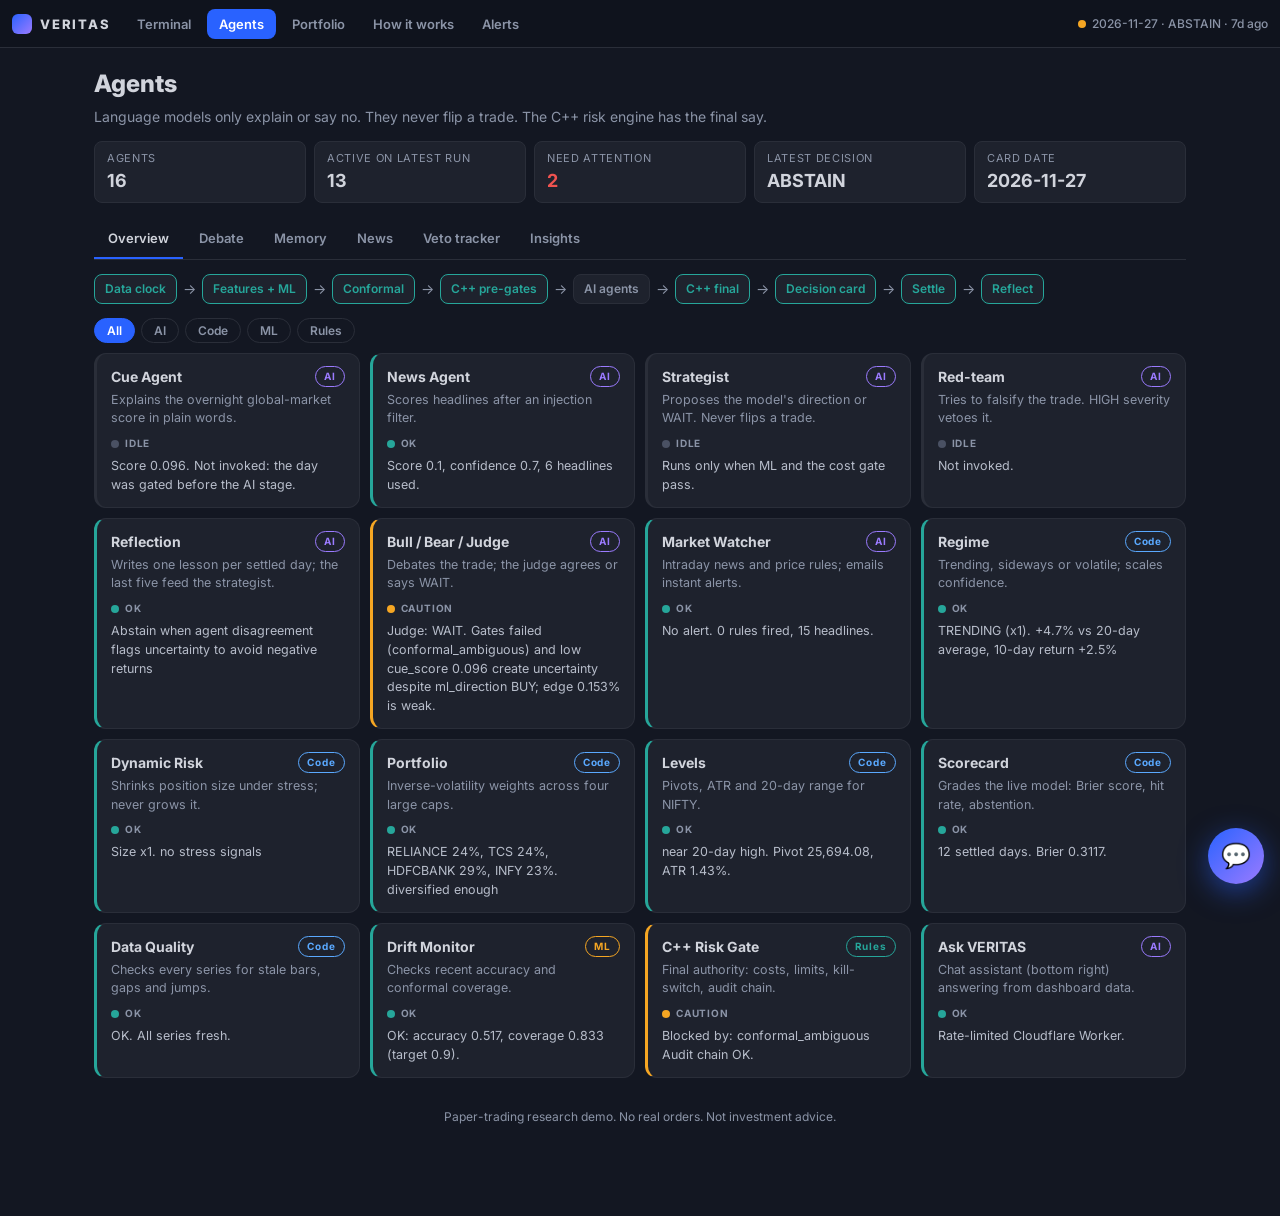
<file: web/agents.html>
<!doctype html>
<html lang="en">
<head>
<meta charset="utf-8">
<meta name="viewport" content="width=device-width, initial-scale=1, viewport-fit=cover">
<meta name="theme-color" content="#131722">
<title>VERITAS · Agents</title>
<link href="https://fonts.googleapis.com/css2?family=Inter:wght@400;500;600;700;800&family=JetBrains+Mono:wght@400;600&display=swap" rel="stylesheet">
<link rel="stylesheet" href="shared.css">
<style>
:root{--bg:#131722;--pn:#1e222d;--bd:#2a2e39;--tx:#d1d4dc;--mu:#8b94a7;--g:#26a69a;--r:#ef5350;--a:#f5a623;--b:#2962ff;--v:#9b7bff}
*{box-sizing:border-box;margin:0;padding:0}
body{background:var(--bg);color:var(--tx);font:14px/1.5 Inter,system-ui,sans-serif;min-height:100vh}
.wrap{max-width:1120px;margin:0 auto;padding:18px 14px 90px}
h1{font-size:24px;font-weight:800}.sub{color:var(--mu);margin:4px 0 14px}
h3{font-size:15px;margin:20px 0 8px}h3 small{color:var(--mu);font-weight:500;margin-left:6px}
.mono{font-family:"JetBrains Mono",monospace}.pos{color:var(--g)}.neg{color:var(--r)}
.tabs{display:flex;gap:2px;overflow-x:auto;border-bottom:1px solid var(--bd);margin:16px 0 14px;position:sticky;top:48px;background:var(--bg);z-index:5}
.tabs button{background:none;border:0;border-bottom:2px solid transparent;color:var(--mu);padding:11px 14px;font:600 13px Inter;cursor:pointer;white-space:nowrap}
.tabs button.on{color:var(--tx);border-color:var(--b)}
.chips{display:flex;gap:6px;flex-wrap:wrap;margin:14px 0 10px}
.chip{background:none;border:1px solid var(--bd);color:var(--mu);padding:4px 12px;border-radius:99px;font:600 12px Inter;cursor:pointer}
.chip.on{background:var(--b);border-color:var(--b);color:#fff}
.grid{display:grid;gap:10px;grid-template-columns:repeat(auto-fill,minmax(260px,1fr))}
.cols{display:grid;gap:10px;grid-template-columns:repeat(auto-fit,minmax(260px,1fr))}
.card{background:var(--pn);border:1px solid var(--bd);border-radius:12px;padding:12px 14px}
.ag{border-left:3px solid var(--bd)}.ag.ok{border-left-color:var(--g)}.ag.warn{border-left-color:var(--a)}.ag.bad{border-left-color:var(--r)}
.ah{display:flex;justify-content:space-between;align-items:center;gap:8px}
.role{color:var(--mu);font-size:12.5px;margin:4px 0 8px}
.st{display:flex;align-items:center;gap:6px}.st small{color:var(--mu);font-weight:700;letter-spacing:.08em;font-size:10px}
.dot{width:8px;height:8px;border-radius:50%;background:#4a5163}.dot.ok{background:var(--g)}.dot.warn{background:var(--a)}.dot.bad{background:var(--r)}
.o{margin-top:6px;font-size:12.5px;color:#b7bdca;word-break:break-word}
.badge{font-size:10px;font-weight:700;letter-spacing:.08em;padding:2px 8px;border-radius:99px;border:1px solid currentColor}
.tAI{color:var(--v)}.tCode{color:#5aa9ff}.tML{color:var(--a)}.tRules{color:var(--g)}.tBear{color:var(--r)}
.flow{display:flex;flex-wrap:wrap;gap:6px;align-items:center}.arr{color:var(--mu)}
.step{font-size:12px;font-weight:600;padding:5px 10px;border-radius:8px;background:var(--pn);border:1px solid var(--g);color:var(--g)}
.step.off{border-color:var(--bd);color:var(--mu)}
.tbl{width:100%;border-collapse:collapse;font-size:13px}.tbl th{color:var(--mu);text-align:left;padding:7px 8px;border-bottom:1px solid var(--bd)}.tbl td{padding:7px 8px;border-bottom:1px solid #1c2030}
.li{padding:8px 0;border-bottom:1px solid #1c2030}.li:last-child{border:0}.li p{margin-top:4px}
.note{color:var(--mu);font-size:12.5px;margin:10px 0}.empty{color:var(--mu);text-align:center;padding:28px;line-height:1.9}
code{font-family:"JetBrains Mono",monospace;background:#0f131d;padding:2px 8px;border-radius:6px}
.foot{margin-top:30px;text-align:center;color:var(--mu);font-size:12px}
</style>
</head>
<body>
<div class="wrap">
  <h1>Agents</h1>
  <p class="sub">Language models only explain or say no. They never flip a trade. The C++ risk engine has the final say.</p>
  <div class="kg" id="kpi"></div>
  <div class="tabs" id="tabs"></div>
  <div id="body"><div class="empty">Loading...</div></div>
  <p class="foot">Paper-trading research demo. No real orders. Not investment advice.</p>
</div>
<script>
(async () => {
const $ = s => document.querySelector(s);
const esc = s => String(s == null ? "" : s).replace(/[&<>"']/g, c => ({"&":"&amp;","<":"&lt;",">":"&gt;",'"':"&quot;","'":"&#39;"}[c]));
const J = u => fetch(u + "?t=" + Date.now()).then(r => r.ok ? r.json() : null).catch(() => null);
const inr = n => (n < 0 ? "-" : "") + "₹" + Math.abs(Math.round(n)).toLocaleString("en-IN");
const num = (n, d = 2) => n == null || isNaN(n) ? "–" : Number(n).toLocaleString("en-IN", {minimumFractionDigits: d, maximumFractionDigits: d});
const [A, T, V, LS, W] = await Promise.all(["agents", "today", "veto", "lessons", "watch"].map(n => J("data/" + n + ".json")));
const a = A || {}, c = T && T.card, ls = LS || [], gf = (c && c.gate_failed) || [], heads = (W && W.headlines) || [];
const kv = (k, v, cls) => `<div class="kp"><small>${esc(k)}</small><b class="${cls || ""}">${v}</b></div>`;
const empty = (m, cmd) => `<div class="card empty">${esc(m)}${cmd ? `<br><code>${esc(cmd)}</code>` : ""}</div>`;

const ob = (c && c.red_team && c.red_team.objections) || [], veto = gf.includes("redteam_veto");
const ag = (n, t, role, s, out) => ({n, t, role, s, out});
const R = [
 ag("Cue Agent", "AI", "Explains the overnight global-market score in plain words.", c && c.cue_reason ? "ok" : "idle",
    c ? `Score ${num(c.cue_score, 3)}. ${c.cue_reason || "Not invoked: the day was gated before the AI stage."}` : null),
 ag("News Agent", "AI", "Scores headlines after an injection filter.", c && c.news ? "ok" : "idle",
    c && c.news ? `Score ${c.news.score}, confidence ${c.news.confidence}, ${c.news.headlines.length} headlines used.` : "No headlines scored on the latest card."),
 ag("Strategist", "AI", "Proposes the model's direction or WAIT. Never flips a trade.", c && c.proposal ? "ok" : "idle",
    c && c.proposal ? `${c.proposal.action}. ${c.proposal.thesis}` : "Runs only when ML and the cost gate pass."),
 ag("Red-team", "AI", "Tries to falsify the trade. HIGH severity vetoes it.", !c || !c.red_team ? "idle" : veto ? "bad" : ob.length ? "warn" : "ok",
    !c || !c.red_team ? "Not invoked." : (ob.length ? ob.map(o => o.severity + ": " + o.text).join(" | ") : "No objections.")),
 ag("Reflection", "AI", "Writes one lesson per settled day; the last five feed the strategist.", ls.length ? "ok" : "idle",
    ls.length ? ls[ls.length - 1].lesson : "No lessons yet. The first appears after a settled day."),
 ag("Bull / Bear / Judge", "AI", "Debates the trade; the judge agrees or says WAIT.", a.debate ? (a.debate.judge.verdict === "WAIT" ? "warn" : "ok") : "idle",
    a.debate ? `Judge: ${a.debate.judge.verdict}. ${a.debate.judge.reason}` : null),
 ag("Market Watcher", "AI", "Intraday news and price rules; emails instant alerts.", W ? (W.alert ? "warn" : "ok") : "idle",
    W ? (W.alert ? "Alert: " + ((W.alert.ai && W.alert.ai.headline) || W.alert.triggers.join("; ")) : `No alert. ${(W.rules_fired || []).length} rules fired, ${heads.length} headlines.`) : null),
 ag("Regime", "Code", "Trending, sideways or volatile; scales confidence.", a.regime ? (a.regime.label === "VOLATILE" ? "warn" : "ok") : "idle",
    a.regime ? `${a.regime.label} (x${a.regime.conf_mult}). ${a.regime.why}` : null),
 ag("Dynamic Risk", "Code", "Shrinks position size under stress; never grows it.", a.risk ? (a.risk.scale < 1 ? "warn" : "ok") : "idle",
    a.risk ? `Size x${a.risk.scale}. ${a.risk.why.join("; ")}` : null),
 ag("Portfolio", "Code", "Inverse-volatility weights across four large caps.", a.portfolio ? (a.portfolio.avg_corr > 0.6 ? "warn" : "ok") : "idle",
    a.portfolio ? Object.entries(a.portfolio.weights).map(e => e[0] + " " + Math.round(e[1] * 100) + "%").join(", ") + ". " + a.portfolio.flag : null),
 ag("Levels", "Code", "Pivots, ATR and 20-day range for NIFTY.", a.levels ? "ok" : "idle",
    a.levels ? `${a.levels.where}. Pivot ${num(a.levels.pivot)}, ATR ${a.levels.atr_pct}%.` : null),
 ag("Scorecard", "Code", "Grades the live model: Brier score, hit rate, abstention.", a.scorecard && a.scorecard.n_settled >= 5 ? "ok" : "idle",
    a.scorecard ? `${a.scorecard.n_settled} settled days. Brier ${a.scorecard.brier == null ? "n/a" : a.scorecard.brier}.` : null),
 ag("Data Quality", "Code", "Checks every series for stale bars, gaps and jumps.", a.dataquality ? ({OK: "ok", WARN: "warn"}[a.dataquality.status] || "bad") : "idle",
    a.dataquality ? `${a.dataquality.status}. ${a.dataquality.issues.length ? a.dataquality.issues.join("; ") : "All series fresh."}` : null),
 ag("Drift Monitor", "ML", "Checks recent accuracy and conformal coverage.", a.drift ? (a.drift.status === "DRIFT" ? "bad" : "ok") : "idle",
    a.drift ? `${a.drift.status}: accuracy ${a.drift.accuracy}, coverage ${a.drift.coverage} (target ${a.drift.target_coverage}).` : null),
 ag("C++ Risk Gate", "Rules", "Final authority: costs, limits, kill-switch, audit chain.", c ? (c.decision === "TRADE" ? "ok" : "warn") : "idle",
    c ? (gf.length ? "Blocked by: " + gf.join(", ") : "All gates passed.") + (c.audit_ok ? " Audit chain OK." : "") : null),
 ag("Ask VERITAS", "AI", "Chat assistant (bottom right) answering from dashboard data.", "ok", "Rate-limited Cloudflare Worker.")
];
const LBL = {ok: "OK", warn: "CAUTION", bad: "ALERT", idle: "IDLE"};
const card = x => `<div class="card ag ${x.s}"><div class="ah"><b>${esc(x.n)}</b><span class="badge t${x.t}">${x.t}</span></div><p class="role">${esc(x.role)}</p><div class="st"><span class="dot ${x.s}"></span><small>${LBL[x.s]}</small></div><p class="o">${esc(x.out || "Waiting for first run.")}</p></div>`;

const active = R.filter(x => x.s !== "idle").length, alerts = R.filter(x => x.s === "warn" || x.s === "bad").length;
$("#kpi").innerHTML = kv("Agents", R.length) + kv("Active on latest run", active) + kv("Need attention", alerts, alerts ? "neg" : "pos") +
  kv("Latest decision", c ? esc(c.decision) : "–") + kv("Card date", c ? esc(c.date) : "–");

let filt = "All";
function overview() {
  const flow = [["Data clock", 1], ["Features + ML", 1], ["Conformal", 1], ["C++ pre-gates", 1], ["AI agents", c && c.proposal], ["C++ final", 1], ["Decision card", 1], ["Settle", 1], ["Reflect", ls.length]];
  const FT = ["All", "AI", "Code", "ML", "Rules"];
  return `<div class="flow">${flow.map((x, i) => (i ? '<span class="arr">→</span>' : "") + `<span class="step${x[1] ? "" : " off"}">${x[0]}</span>`).join("")}</div>` +
    `<div class="chips">${FT.map(x => `<button class="chip${x === filt ? " on" : ""}" data-f="${x}">${x}</button>`).join("")}</div>` +
    `<div class="grid">${R.filter(x => filt === "All" || x.t === filt).map(card).join("")}</div>`;
}
function debateTab() {
  const d = a.debate;
  if (!d) return empty("No debate yet. It is generated by the morning run.", "python -m python.agent_report");
  const col = (t, k, x) => `<div class="card"><span class="badge ${k}">${t}</span><p style="margin:8px 0">${esc(x.argument)}</p><small>Strength ${num(x.strength, 2)}</small></div>`;
  return `<div class="cols">${col("Bull", "tCode", d.bull)}${col("Bear", "tBear", d.bear)}<div class="card"><span class="badge tAI">Judge</span><h3 style="margin:8px 0">${esc(d.judge.verdict)}</h3><p>${esc(d.judge.reason)}</p></div></div><p class="note">The judge may only agree with the model direction or say WAIT. It cannot flip a trade.</p>`;
}
function memory() {
  if (!ls.length) return empty("No lessons yet. One lesson is written after each settled day.", "python -m python.reflect");
  return `<p class="note">The latest five lessons are added to tomorrow's strategist prompt, only to make it more cautious.</p><div class="card">` +
    ls.slice().reverse().map(r => `<div class="li"><span class="badge ${r.verdict === "GOOD" ? "tRules" : r.verdict === "BAD" ? "tBear" : "tML"}">${esc(r.verdict)}</span> <small>${esc(r.date)}</small><p>${esc(r.lesson)}</p></div>`).join("") + `</div>`;
}
function news() {
  const used = c && c.news ? c.news.headlines.map(h => h.text) : [];
  const list = heads.length ? heads.map(h => h.title) : used;
  if (!list.length) return empty("No headlines yet.", "python -m python.watcher --force");
  return `<p class="note">Headlines are filtered for prompt injection before any model sees them.${c && c.news ? ` Latest card: score ${c.news.score}, confidence ${c.news.confidence}.` : ""}</p><div class="card">${list.slice(0, 20).map(t => `<div class="li">${esc(t)}</div>`).join("")}</div>`;
}
function vetoTab() {
  if (!V) return empty("No veto report yet.", "python -m python.veto_report && python -m python.export_extras");
  return `<div class="kg">${kv("Vetoes", V.n_vetoes)}${kv("Were right", V.good_vetoes + " (" + Math.round((V.good_veto_rate || 0) * 100) + "%)")}${kv("Losses avoided", inr(V.loss_avoided_inr), "pos")}${kv("Profit missed", inr(-V.profit_missed_inr), "neg")}${kv("Net effect", inr(V.net_effect_inr), V.net_effect_inr >= 0 ? "pos" : "neg")}</div>` +
    `<div class="card" style="margin-top:10px;overflow-x:auto"><table class="tbl"><tr><th>Date<th>Side<th>Move<th>Would have made<th>Veto</tr>` +
    V.days.slice().reverse().map(r => `<tr><td>${esc(r.date)}<td>${esc(r.side)}<td>${r.ret_oc_pct}%<td class="${r.would_be_net >= 0 ? "pos" : "neg"}">${inr(r.would_be_net)}<td>${r.veto_was === "GOOD" ? "Right" : "Wrong"}</tr>`).join("") + `</table></div>`;
}
function insights() {
  let h = "";
  if (a.levels) {
    const L = a.levels;
    h += `<h3>NIFTY levels <small>as of ${esc(L.asof)} · ${esc(L.where)}</small></h3><div class="card" style="overflow-x:auto"><table class="tbl"><tr><th>Level<th>NIFTY<th>ETF proxy (÷100)</tr>` +
      [["R2", "r2"], ["R1", "r1"], ["Pivot", "pivot"], ["S1", "s1"], ["S2", "s2"], ["20-day high", "hi20"], ["20-day low", "lo20"], ["Close", "close"]]
        .map(r => `<tr><td>${r[0]}<td class="mono">${num(L[r[1]])}<td class="mono">${num(L[r[1]] / 100)}</tr>`).join("") +
      `</table><p class="note">ATR ${num(L.atr)} (${L.atr_pct}% of price). A volatility-based stop would be about ${L.suggested_stop_pct}%, a target about ${L.suggested_target_pct}%. Information only.</p></div>`;
  }
  if (a.scorecard) {
    const s = a.scorecard;
    h += `<h3>Live scorecard <small>${esc(s.status)}</small></h3><div class="kg">` + kv("Settled days", s.n_settled) + kv("Trades", s.n_trades) +
      kv("Abstain rate", s.abstain_rate == null ? "–" : Math.round(s.abstain_rate * 100) + "%") + kv("Net P&L", inr(s.net_total), s.net_total >= 0 ? "pos" : "neg") +
      kv("Win rate", s.win_rate == null ? "–" : Math.round(s.win_rate * 100) + "%") + kv("Brier", s.brier == null ? "–" : s.brier) +
      kv("Shadow hit rate", s.shadow_hit_rate == null ? "–" : Math.round(s.shadow_hit_rate * 100) + "%") + `</div><p class="note">${esc(s.note)}</p>`;
  }
  if (a.dataquality) {
    h += `<h3>Data quality <small>${esc(a.dataquality.status)}</small></h3><div class="card" style="overflow-x:auto"><table class="tbl"><tr><th>Series<th>Last bar<th>Age (days)<th>Rows<th>Flags</tr>` +
      a.dataquality.series.map(s => `<tr><td>${esc(s.name)}<td class="mono">${esc(s.last)}<td>${s.age_days}<td>${s.rows}<td class="${s.flags.length ? "neg" : "pos"}">${esc(s.flags.join(", ") || "ok")}</tr>`).join("") + `</table></div>`;
  }
  const mini = [];
  if (a.regime) mini.push(["Regime", `${a.regime.label}, confidence x${a.regime.conf_mult}. ${a.regime.why}. Adjusted P(up) ${a.regime.adj_p_up}.`]);
  if (a.risk) mini.push(["Dynamic risk", `Size x${a.risk.scale}. ${a.risk.why.join("; ")}. Drawdown ${a.risk.drawdown_pct}%, losing streak ${a.risk.streak}.`]);
  if (a.portfolio) mini.push(["Portfolio", `Average correlation ${a.portfolio.avg_corr}. ${a.portfolio.flag}.`]);
  if (a.drift) mini.push(["Drift", `${a.drift.status}. Accuracy ${a.drift.accuracy}, coverage ${a.drift.coverage}. ${a.drift.action}.`]);
  if (mini.length) h += `<h3>Other advisory agents</h3><div class="grid">` + mini.map(m => `<div class="card"><b>${m[0]}</b><p class="o">${esc(m[1])}</p></div>`).join("") + `</div>`;
  return h || empty("No insight data yet.", "python -m python.agent_report");
}

const TABS = [["overview", "Overview", overview], ["debate", "Debate", debateTab], ["memory", "Memory", memory],
              ["news", "News", news], ["veto", "Veto tracker", vetoTab], ["insights", "Insights", insights]];
function render() {
  const id = (location.hash || "#overview").slice(1);
  const t = TABS.find(x => x[0] === id) || TABS[0];
  $("#tabs").innerHTML = TABS.map(x => `<button class="${x[0] === t[0] ? "on" : ""}" data-t="${x[0]}">${x[1]}</button>`).join("");
  $("#body").innerHTML = t[2]();
}
document.addEventListener("click", e => {
  const b = e.target.closest("button");
  if (!b) return;
  if (b.dataset.t) location.hash = b.dataset.t;
  else if (b.dataset.f) { filt = b.dataset.f; render(); }
});
window.addEventListener("hashchange", render);
render();
})();
</script>
<script src="nav.js"></script>
<script>window.VERITAS_CHAT_API="https://veritas-chat.himanshu-veritas.workers.dev"</script>
<script src="chat.js"></script>
</body>
</html>
</file>
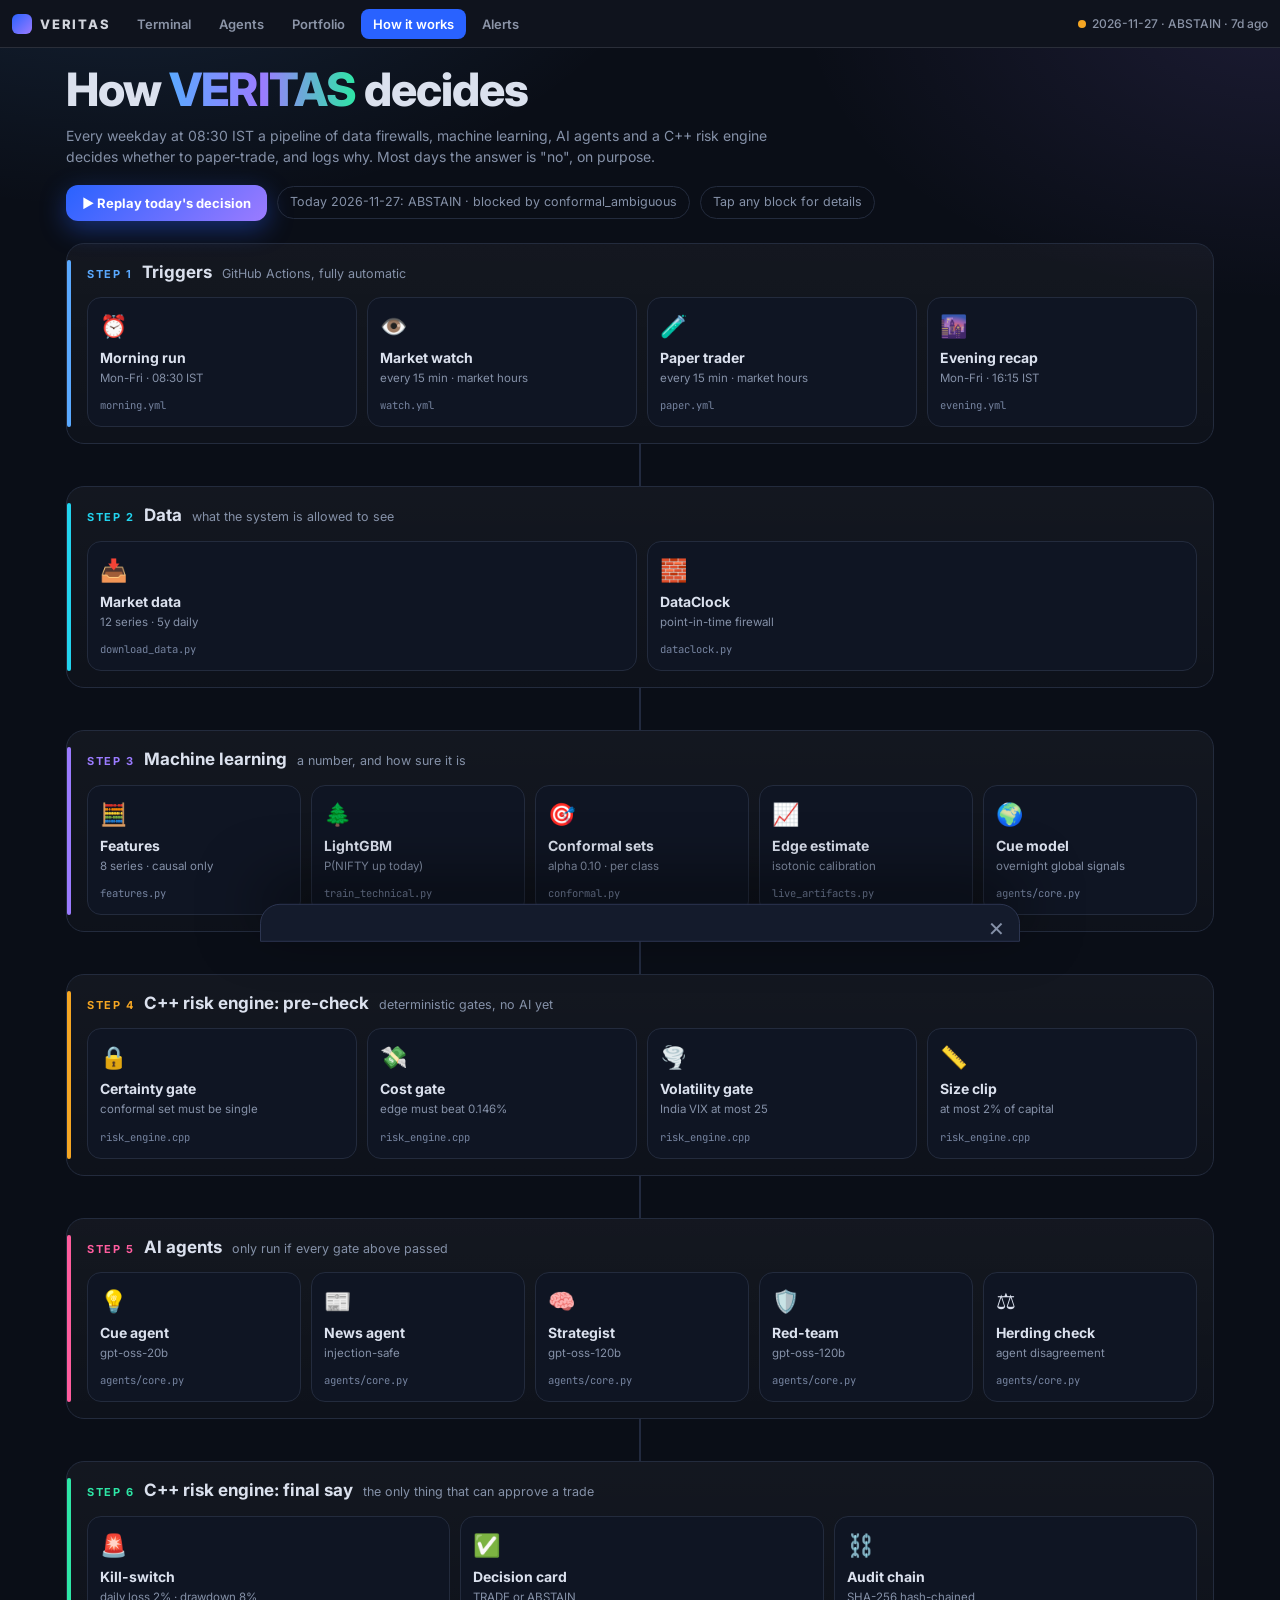
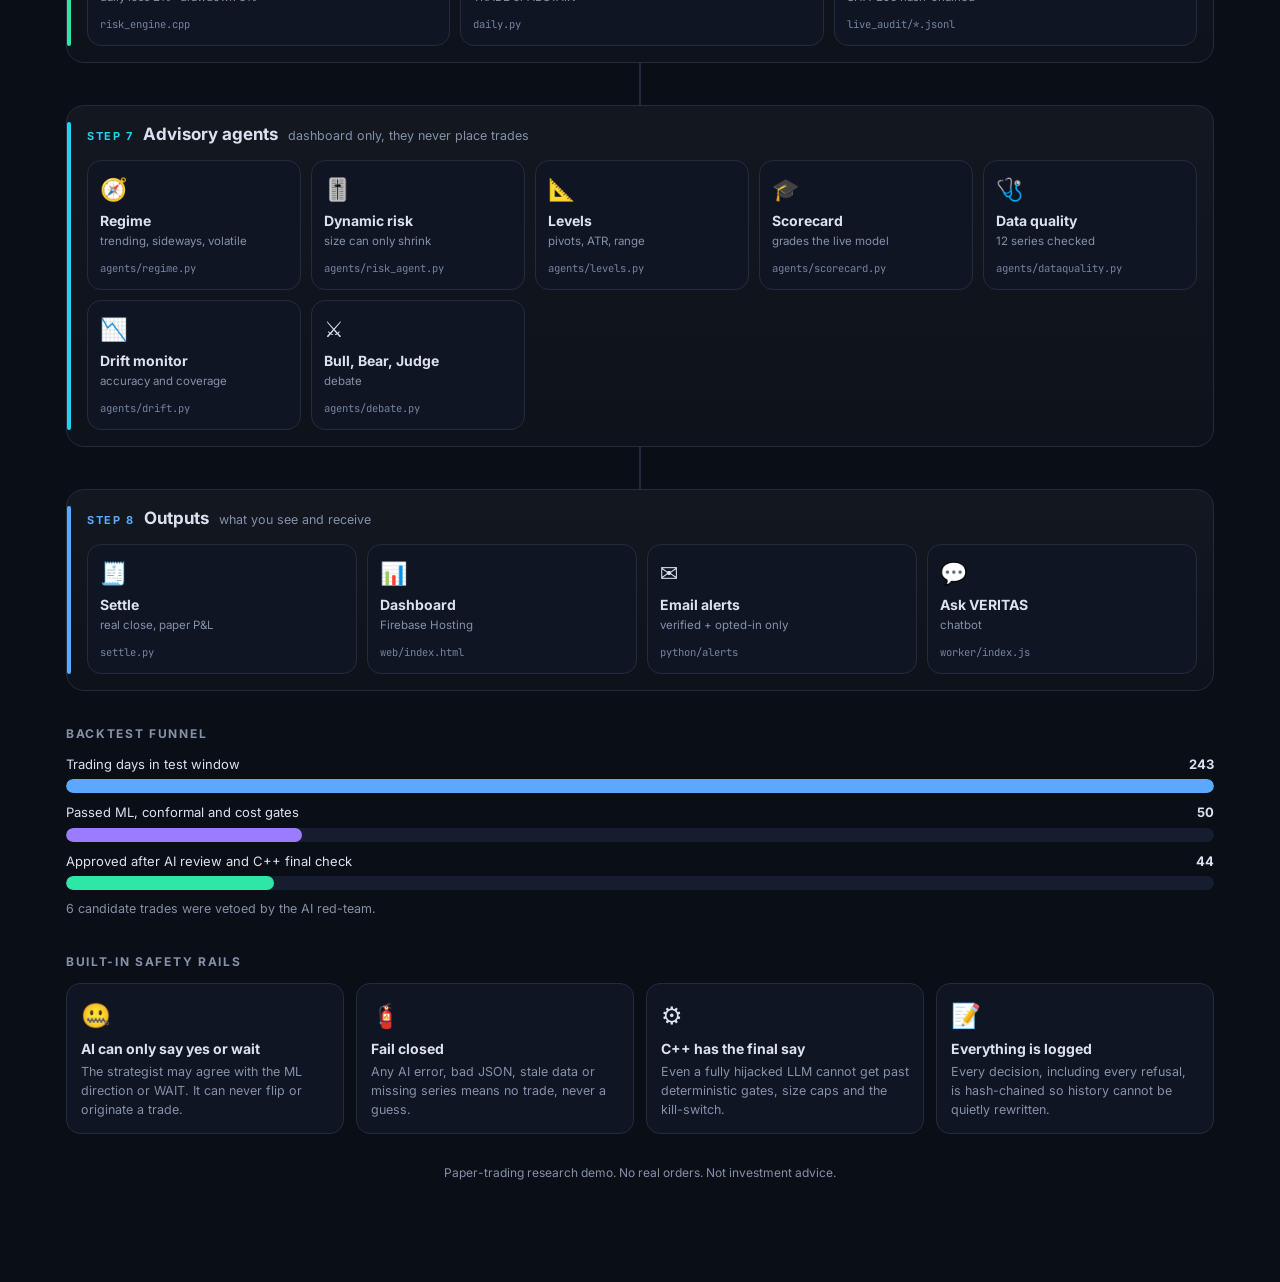
<file: web/flow.html>
<!doctype html>
<html lang="en">
<head>
<meta charset="utf-8">
<meta name="viewport" content="width=device-width, initial-scale=1, viewport-fit=cover">
<meta name="theme-color" content="#0a0e17">
<title>How VERITAS works</title>
<link href="https://fonts.googleapis.com/css2?family=Inter:wght@400;500;600;700;800&family=JetBrains+Mono:wght@400;600&display=swap" rel="stylesheet">
<style>
:root{--bg:#0a0e17;--bd:#232b3d;--tx:#dbe1ee;--mut:#8591a8}
*{box-sizing:border-box;margin:0;padding:0}
body{background:radial-gradient(900px 500px at 10% -10%,rgba(90,169,255,.14),transparent 60%),radial-gradient(800px 500px at 100% 0,rgba(155,123,255,.12),transparent 60%),var(--bg);background-attachment:fixed;color:var(--tx);font:14px/1.5 Inter,system-ui,sans-serif;min-height:100vh}
.wrap{max-width:1180px;margin:0 auto;padding:16px 16px 100px}
.top{display:flex;justify-content:space-between;gap:10px;padding:6px 0 14px}
.top a{color:#5b8cff;text-decoration:none;font-weight:600}
h1{font-size:clamp(28px,5.5vw,46px);font-weight:800;letter-spacing:-.02em;line-height:1.1}
h1 span{background:linear-gradient(90deg,#5aa9ff,#9b7bff,#2ee6a6);-webkit-background-clip:text;background-clip:text;color:transparent}
.lead{color:var(--mut);max-width:740px;margin:10px 0 18px}
.bar{display:flex;gap:10px;flex-wrap:wrap;align-items:center;margin-bottom:22px}
.btn{background:linear-gradient(135deg,#2962ff,#9b7bff);border:0;color:#fff;font:700 13px Inter;padding:10px 16px;border-radius:12px;cursor:pointer;box-shadow:0 8px 26px rgba(41,98,255,.4)}
.st{font-size:12.5px;color:var(--mut);padding:6px 12px;border:1px solid var(--bd);border-radius:99px}
.layer{--c:#5aa9ff;border:1px solid var(--bd);border-radius:18px;background:linear-gradient(180deg,rgba(255,255,255,.04),rgba(255,255,255,.015));padding:16px 16px 16px 20px;position:relative;transition:all .5s}
.layer::before{content:"";position:absolute;left:0;top:16px;bottom:16px;width:4px;border-radius:4px;background:var(--c)}
.layer.lit{box-shadow:0 0 0 1px var(--c),0 0 46px -14px var(--c)}
.layer.skip{opacity:.35;filter:grayscale(.8)}
.lh{display:flex;gap:10px;align-items:baseline;flex-wrap:wrap;margin-bottom:12px}
.lh b{color:var(--c);font-size:11px;letter-spacing:.14em}
.lh h2{font-size:17px}.lh p{color:var(--mut);font-size:12.5px}
.nodes{display:grid;grid-template-columns:repeat(auto-fit,minmax(205px,1fr));gap:10px}
.node{background:#0f1523;border:1px solid var(--bd);border-radius:14px;padding:12px;cursor:pointer;transition:all .25s}
.node:hover{transform:translateY(-3px);border-color:var(--c);box-shadow:0 10px 30px -12px var(--c)}
.node .i{font-size:22px}.node h3{font-size:14px;margin-top:4px}
.node small{display:block;color:var(--mut);font-size:11.5px;margin:2px 0 6px}
.node code{font:10.5px "JetBrains Mono",monospace;color:#7684a0}
.node.fail{border-color:#ff5d73;background:rgba(255,93,115,.12)}
.node.ok{border-color:rgba(46,230,166,.55)}
.conn{height:42px;width:2px;margin:0 auto;background:#222a3f;position:relative}
.conn i{position:absolute;left:-3px;top:-6px;width:8px;height:8px;border-radius:50%;background:var(--c);box-shadow:0 0 12px var(--c);animation:fl 1.8s linear infinite;opacity:0}
.conn i:nth-child(2){animation-delay:.6s}.conn i:nth-child(3){animation-delay:1.2s}
@keyframes fl{0%{top:-6px;opacity:0}15%{opacity:1}85%{opacity:1}100%{top:40px;opacity:0}}
.sec{font-size:12px;letter-spacing:.14em;color:var(--mut);margin:34px 0 12px}
.fr{margin:10px 0}.fr .t{display:flex;justify-content:space-between;font-size:13px;margin-bottom:5px}
.fr .b{height:14px;border-radius:99px;background:#161d2e;overflow:hidden}
.fr .b div{height:100%;border-radius:99px;width:0;transition:width 1.2s}
.grid2{display:grid;grid-template-columns:repeat(auto-fit,minmax(240px,1fr));gap:12px}
.rail{border:1px solid var(--bd);border-radius:14px;padding:14px;background:#0f1523}
.rail h4{font-size:14px;margin:4px 0}.rail p{color:var(--mut);font-size:12.5px}
.foot{margin-top:30px;text-align:center;color:var(--mut);font-size:12px}
#dr{position:fixed;left:0;right:0;bottom:0;z-index:50;max-width:760px;margin:0 auto;background:#141b2c;border:1px solid #2c3550;border-radius:20px 20px 0 0;padding:18px 18px calc(18px + env(safe-area-inset-bottom));transform:translateY(110%);transition:transform .35s;box-shadow:0 -20px 60px rgba(0,0,0,.6)}
#dr.on{transform:none}
#x{position:absolute;right:14px;top:12px;background:none;border:0;color:var(--mut);font-size:20px;cursor:pointer}
#dc h3{font-size:19px}#dc .sb{color:var(--mut);margin:2px 0 10px}
#dc p{margin:8px 0}.pl{display:inline-block;font:11px "JetBrains Mono",monospace;padding:3px 9px;border-radius:99px;background:#0c1220;border:1px solid var(--bd);color:#9fb0d0;margin:4px 6px 0 0}
</style>
</head>
<body>
<div class="wrap">
  
  <h1>How <span>VERITAS</span> decides</h1>
  <p class="lead">Every weekday at 08:30 IST a pipeline of data firewalls, machine learning, AI agents and a C++ risk engine decides whether to paper-trade, and logs why. Most days the answer is "no", on purpose.</p>
  <div class="bar"><button class="btn" id="play">&#9654; Replay today's decision</button><span class="st" id="st">loading...</span><span class="st">Tap any block for details</span></div>
  <div id="flow"></div>
  <h2 class="sec">BACKTEST FUNNEL</h2>
  <div id="fun"></div>
  <h2 class="sec">BUILT-IN SAFETY RAILS</h2>
  <div class="grid2" id="rails"></div>
  <p class="foot">Paper-trading research demo. No real orders. Not investment advice.</p>
</div>
<div id="dr"><button id="x">&#10005;</button><div id="dc"></div></div>
<script>
const LAYERS=[
{k:'t',c:'#5aa9ff',t:'Triggers',s:'GitHub Actions, fully automatic',n:[
 {id:'n_m',i:'⏰',n:'Morning run',s:'Mon-Fri · 08:30 IST',f:'morning.yml',d:'Builds the C++ engine, downloads fresh data, makes the day\'s decision, emails subscribers, saves the card and redeploys the site.',p:['cron 03:00 UTC','GitHub Actions']},
 {id:'n_w',i:'👁️',n:'Market watch',s:'every 15 min · market hours',f:'watch.yml',d:'Intraday watcher that can fire instant alerts while the market is open.',p:['cron','python.watcher']},
 {id:'n_p',i:'🧪',n:'Paper trader',s:'every 15 min · market hours',f:'paper.yml',d:'Runs every user paper account: executes approved orders, applies stop-loss, target and time exits, and asks for approval when a signal is unsure. Fake money only.',p:['Firestore','cron']},
 {id:'n_e',i:'🌆',n:'Evening recap',s:'Mon-Fri · 16:15 IST',f:'evening.yml',d:'Settles the day with the real NIFTY open-to-close and sends the recap.',p:['cron 10:45 UTC','settle.py']}]},
{k:'d',c:'#22d3ee',t:'Data',s:'what the system is allowed to see',n:[
 {id:'n_y',i:'📥',n:'Market data',s:'12 series · 5y daily',f:'download_data.py',d:'NIFTY, four large caps, S&P 500, Nasdaq, Nikkei, crude, gold, USD/INR and India VIX. If any series fails, the run stops so no decision is made on stale data.',p:['yfinance','parquet']},
 {id:'n_c',i:'🧱',n:'DataClock',s:'point-in-time firewall',f:'dataclock.py',d:'Every bar gets an available_at time. Indian bars appear after 15:45 IST, global bars the next UTC midnight. A tripwire rejects any prompt that mentions a future date.',p:['no look-ahead','leakage tripwire']}]},
{k:'m',c:'#9b7bff',t:'Machine learning',s:'a number, and how sure it is',n:[
 {id:'n_f',i:'🧮',n:'Features',s:'8 series · causal only',f:'features.py',d:'Returns, volatility, RSI, MA ratio, VIX level and overnight global moves, all computed using only past data.',p:['pandas','merge_asof']},
 {id:'n_l',i:'🌲',n:'LightGBM',s:'P(NIFTY up today)',f:'train_technical.py',d:'Gradient-boosted trees give the probability that NIFTY closes above its open.',p:['LightGBM','60/20/20 split']},
 {id:'n_q',i:'🎯',n:'Conformal sets',s:'alpha 0.10 · per class',f:'conformal.py',d:'Returns {UP}, {DOWN} or {both}. If both outcomes stay plausible the model is unsure, and the system abstains.',p:['Mondrian conformal']},
 {id:'n_i',i:'📈',n:'Edge estimate',s:'isotonic calibration',f:'live_artifacts.py',d:'Maps model confidence to the average % return actually realised in a calibration window.',p:['isotonic regression']},
 {id:'n_u',i:'🌍',n:'Cue model',s:'overnight global signals',f:'agents/core.py',d:'Ridge regression on S&P, Nasdaq, Nikkei, crude, gold, USD/INR and VIX gives a -1..1 score plus its top drivers.',p:['Ridge','explainable']}]},
{k:'gate',c:'#f5a623',t:'C++ risk engine: pre-check',s:'deterministic gates, no AI yet',n:[
 {id:'g_conf',i:'🔒',n:'Certainty gate',s:'conformal set must be single',f:'risk_engine.cpp',d:'Unsure model means no trade.',p:['conformal_ambiguous']},
 {id:'g_edge',i:'💸',n:'Cost gate',s:'edge must beat 0.146%',f:'risk_engine.cpp',d:'Brokerage, STT, stamp duty, GST and slippage are all counted. If expected edge is smaller than the round-trip cost, the trade loses money on average.',p:['edge_below_cost']},
 {id:'g_vix',i:'🌪️',n:'Volatility gate',s:'India VIX at most 25',f:'risk_engine.cpp',d:'Markets that are too jumpy are skipped.',p:['vix_stress']},
 {id:'g_size',i:'📏',n:'Size clip',s:'at most 2% of capital',f:'risk_engine.cpp',d:'Position size is hard-capped, whatever any model says.',p:['max_position_pct']}]},
{k:'ai',c:'#ff5d9e',t:'AI agents',s:'only run if every gate above passed',n:[
 {id:'a_cue',i:'💡',n:'Cue agent',s:'gpt-oss-20b',f:'agents/core.py',d:'Explains the cue score in plain words. Numbers come from code; the LLM only writes the explanation.',p:['Groq','schema-validated']},
 {id:'a_news',i:'📰',n:'News agent',s:'injection-safe',f:'agents/core.py',d:'Headlines are untrusted data: a regex filter strips prompt injections, and invented evidence ids are dropped. Currently neutral (price-only run).',p:['sanitizer','evidence ids']},
 {id:'a_str',i:'🧠',n:'Strategist',s:'gpt-oss-120b',f:'agents/core.py',d:'Proposes BUY, SELL or WAIT. It may only agree with the ML direction or wait. It can never flip or invent a trade.',p:['reconcile()','size at most 2%']},
 {id:'a_red',i:'🛡️',n:'Red-team',s:'gpt-oss-120b',f:'agents/core.py',d:'Tries to falsify the proposal. A HIGH severity finding vetoes the trade.',p:['veto']},
 {id:'a_her',i:'⚖️',n:'Herding check',s:'agent disagreement',f:'agents/core.py',d:'If the cue model and ML model strongly disagree, the engine blocks the trade.',p:['disagreement 0.6']}]},
{k:'f',c:'#2ee6a6',t:'C++ risk engine: final say',s:'the only thing that can approve a trade',n:[
 {id:'f_ks',i:'🚨',n:'Kill-switch',s:'daily loss 2% · drawdown 8%',f:'risk_engine.cpp',d:'Also trips on more than 5 orders per second. Once tripped, everything is blocked.',p:['hard stop']},
 {id:'f_dec',i:'✅',n:'Decision card',s:'TRADE or ABSTAIN',f:'daily.py',d:'Every card carries the gates that fired and a counterfactual such as "would trade if edge was above 0.146%".',p:['counterfactual']},
 {id:'f_aud',i:'⛓️',n:'Audit chain',s:'SHA-256 hash-chained',f:'live_audit/*.jsonl',d:'Each log line hashes the previous one. Edit any past line and verification reports BROKEN.',p:['tamper-evident']}]},
{k:'adv',c:'#22d3ee',t:'Advisory agents',s:'dashboard only, they never place trades',n:[
 {id:'v_reg',i:'🧭',n:'Regime',s:'trending, sideways, volatile',f:'agents/regime.py',d:'Classifies the market and scales confidence down in sideways or volatile regimes.',p:['code only']},
 {id:'v_risk',i:'🎚️',n:'Dynamic risk',s:'size can only shrink',f:'agents/risk_agent.py',d:'Cuts position size under high VIX, drawdown or a losing streak. Never grows it.',p:['code only']},
 {id:'v_lvl',i:'📐',n:'Levels',s:'pivots, ATR, range',f:'agents/levels.py',d:'Classic pivot levels, ATR and the 20-day range, with a volatility-based stop and target suggestion.',p:['code only']},
 {id:'v_sc',i:'🎓',n:'Scorecard',s:'grades the live model',f:'agents/scorecard.py',d:'Brier score, shadow hit rate, abstain rate and net P&L over settled live days.',p:['Brier score']},
 {id:'v_dq',i:'🩺',n:'Data quality',s:'12 series checked',f:'agents/dataquality.py',d:'Flags stale bars, missing closes, duplicate dates and suspicious jumps.',p:['fail early']},
 {id:'v_dr',i:'📉',n:'Drift monitor',s:'accuracy and coverage',f:'agents/drift.py',d:'Warns when recent accuracy or conformal coverage degrades.',p:['conformal coverage']},
 {id:'v_deb',i:'⚔️',n:'Bull, Bear, Judge',s:'debate',f:'agents/debate.py',d:'Two LLMs argue for and against; a judge may only agree or WAIT.',p:['gpt-oss']}]},
{k:'o',c:'#5aa9ff',t:'Outputs',s:'what you see and receive',n:[
 {id:'o_set',i:'🧾',n:'Settle',s:'real close, paper P&L',f:'settle.py',d:'After the market closes, the real NIFTY open-to-close is applied to the day\'s card.',p:['paper P&L']},
 {id:'o_dash',i:'📊',n:'Dashboard',s:'Firebase Hosting',f:'web/index.html',d:'TradingView-style terminal with candles, trade markers, equity curves and the agent pipeline for any day.',p:['Lightweight Charts']},
 {id:'o_mail',i:'✉️',n:'Email alerts',s:'verified + opted-in only',f:'python/alerts',d:'Subscribers live in Firestore. Only Firebase-verified emails that opted in get the daily digest, instant alerts and evening recap.',p:['Firestore','Gmail SMTP']},
 {id:'o_chat',i:'💬',n:'Ask VERITAS',s:'chatbot',f:'worker/index.js',d:'A Cloudflare Worker adds the live data as context and asks Groq. It answers VERITAS questions from data, and general questions too. Rate-limited.',p:['Cloudflare Worker','Groq']}]}
];
const $=s=>document.querySelector(s);
const esc=s=>String(s==null?'':s).replace(/[&<>"']/g,m=>({'&':'&amp;','<':'&lt;','>':'&gt;','"':'&quot;',"'":'&#39;'}[m]));
const ALL={};LAYERS.forEach(L=>L.n.forEach(n=>ALL[n.id]=n));
let h='';
LAYERS.forEach((L,i)=>{
  if(i)h+='<div class="conn" style="--c:'+L.c+'"><i></i><i></i><i></i></div>';
  h+='<section class="layer" id="L'+i+'" style="--c:'+L.c+'"><div class="lh"><b>STEP '+(i+1)+'</b><h2>'+L.t+'</h2><p>'+L.s+'</p></div><div class="nodes">'+
  L.n.map(n=>'<div class="node" id="'+n.id+'" data-id="'+n.id+'"><div class="i">'+n.i+'</div><h3>'+n.n+'</h3><small>'+n.s+'</small><code>'+n.f+'</code></div>').join('')+'</div></section>';
});
$('#flow').innerHTML=h;
document.querySelectorAll('.node').forEach(el=>el.onclick=()=>{
  const n=ALL[el.dataset.id];
  $('#dc').innerHTML='<h3>'+n.i+' '+n.n+'</h3><div class="sb">'+n.s+'</div><p>'+n.d+'</p><span class="pl">'+n.f+'</span>'+n.p.map(x=>'<span class="pl">'+esc(x)+'</span>').join('');
  $('#dr').classList.add('on');
});
$('#x').onclick=()=>$('#dr').classList.remove('on');
const RAILS=[['🤐','AI can only say yes or wait','The strategist may agree with the ML direction or WAIT. It can never flip or originate a trade.'],
 ['🧯','Fail closed','Any AI error, bad JSON, stale data or missing series means no trade, never a guess.'],
 ['⚙️','C++ has the final say','Even a fully hijacked LLM cannot get past deterministic gates, size caps and the kill-switch.'],
 ['📝','Everything is logged','Every decision, including every refusal, is hash-chained so history cannot be quietly rewritten.']];
$('#rails').innerHTML=RAILS.map(r=>'<div class="rail"><div style="font-size:24px">'+r[0]+'</div><h4>'+r[1]+'</h4><p>'+r[2]+'</p></div>').join('');
let card=null,F={days:243,cand:50,veto:23,trades:27};
function funnel(){
  const rows=[['Trading days in test window',F.days,'#5aa9ff'],['Passed ML, conformal and cost gates',F.cand,'#9b7bff'],['Approved after AI review and C++ final check',F.trades,'#2ee6a6']];
  $('#fun').innerHTML=rows.map(r=>'<div class="fr"><div class="t"><span>'+r[0]+'</span><b>'+r[1]+'</b></div><div class="b"><div data-w="'+(r[1]/F.days*100)+'" style="background:'+r[2]+'"></div></div></div>').join('')+
   '<p style="color:var(--mut);font-size:12.5px;margin-top:8px">'+F.veto+' candidate trades were vetoed by the AI red-team.</p>';
  setTimeout(()=>document.querySelectorAll('.fr .b div').forEach(e=>e.style.width=Math.max(2,e.dataset.w)+'%'),80);
}
const MAP={conformal_ambiguous:'g_conf',edge_below_cost:'g_edge',vix_stress:'g_vix',invalid_size:'g_size'};
const PRE=['conformal_ambiguous','edge_below_cost','vix_stress','invalid_size','data_invalid'];
function clr(){document.querySelectorAll('.layer').forEach(e=>e.classList.remove('lit','skip'));document.querySelectorAll('.node').forEach(e=>e.classList.remove('fail','ok'));}
function play(){
  clr();const gf=(card&&card.gate_failed)||[],pre=gf.some(g=>PRE.includes(g));
  LAYERS.forEach((L,i)=>setTimeout(()=>{
    const el=$('#L'+i);
    if(L.k==='ai'&&pre){el.classList.add('skip');return;}
    el.classList.add('lit');
    if(L.k==='gate')L.n.forEach(n=>$('#'+n.id).classList.add(gf.some(g=>MAP[g]===n.id)?'fail':'ok'));
    el.scrollIntoView({behavior:'smooth',block:'center'});
  },i*1100));
}
$('#play').onclick=play;
(async()=>{
  try{const r=await fetch('data/today.json?t='+Date.now());if(r.ok)card=(await r.json()).card;}catch(e){}
  try{const r=await fetch('data/data.json?t='+Date.now());if(r.ok){const d=await r.json();F={days:d.summary.n_days,cand:d.summary.agent_stats.candidates,veto:d.summary.agent_stats.redteam_veto,trades:d.summary.pipeline.n_trades};}}catch(e){}
  funnel();
  $('#st').textContent=card?('Today '+card.date+': '+card.decision+((card.gate_failed||[]).length?' · blocked by '+card.gate_failed.join(', '):'')):'No live card yet';
})();
</script>
<script src="nav.js"></script>
</body>
</html>
</file>
<file: web/shared.css>
.kpis{display:grid;grid-template-columns:repeat(auto-fit,minmax(118px,1fr));gap:8px;padding:10px 12px;background:#131722;border-bottom:1px solid #2a2e39}
.kg{display:grid;grid-template-columns:repeat(auto-fit,minmax(130px,1fr));gap:8px}
.kp{background:#1e222d;border:1px solid #2a2e39;border-radius:8px;padding:8px 12px}
.kp small{display:block;color:#8b94a7;font-size:11px;letter-spacing:.06em;text-transform:uppercase}
.kp b{font-size:18px;font-weight:700}
.kpis .empty{color:#8b94a7;padding:6px}
</file>
